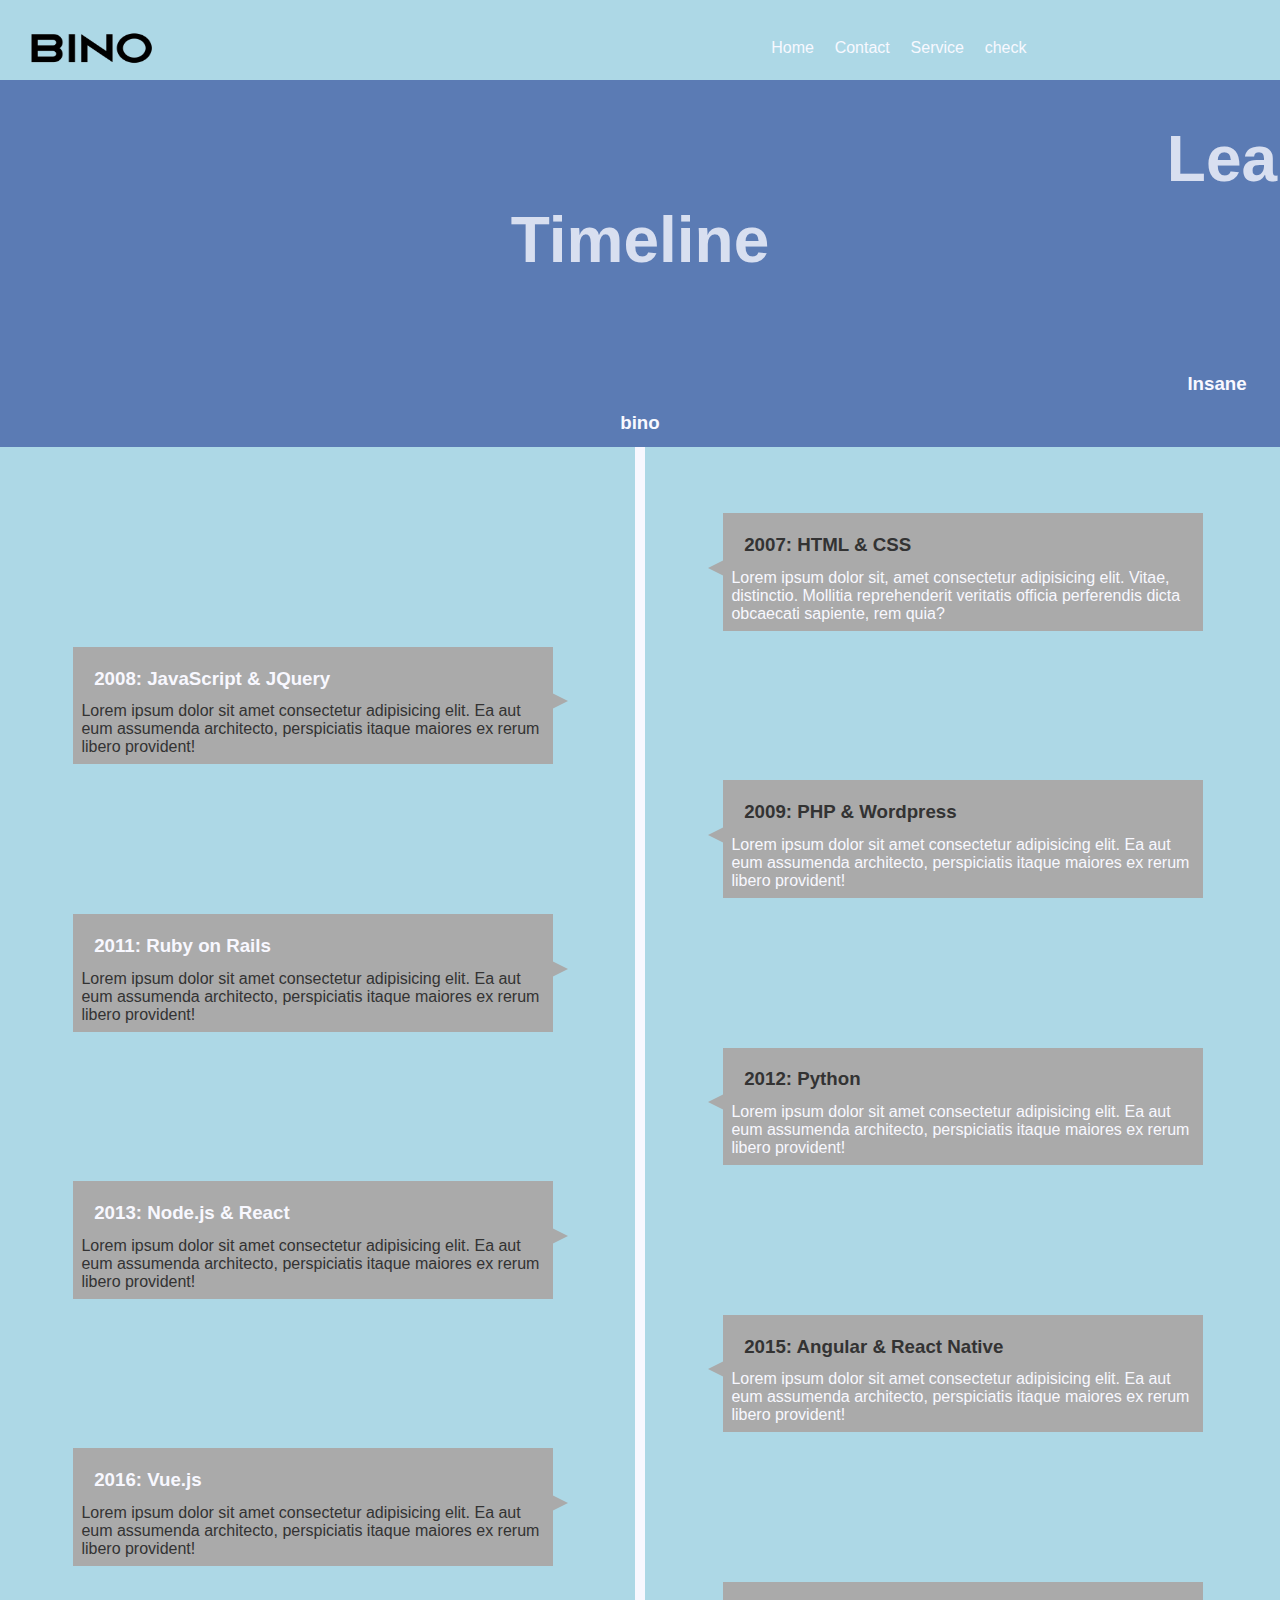
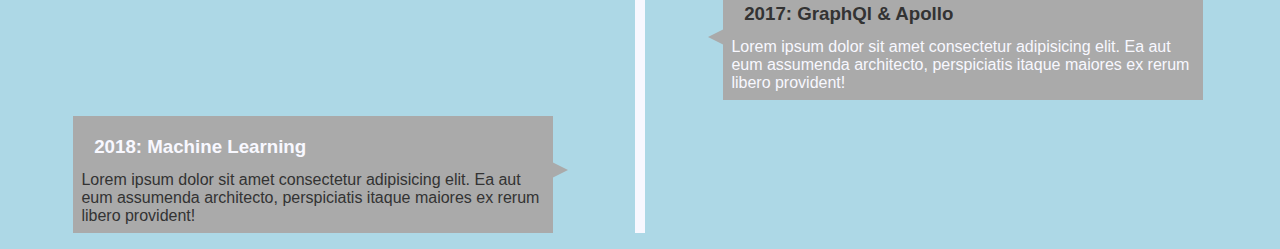
<file: learing_line/index.html>
<!DOCTYPE html>
<html lang="en">
  <head>
    <meta charset="UTF-8" />
    <meta name="viewport" content="width=device-width, initial-scale=1.0" />
    <meta http-equiv="X-UA-Compatible" content="ie=edge" />
    <link
      rel="stylesheet"
      href="https://use.fontawesome.com/releases/v5.6.3/css/all.css"
      integrity="sha384-UHRtZLI+pbxtHCWp1t77Bi1L4ZtiqrqD80Kn4Z8NTSRyMA2Fd33n5dQ8lWUE00s/"
      crossorigin="anonymous"
    />
    <link rel="stylesheet" href="css/style.css" />
    <title>Learning Timeline</title>
  </head>
  <body>
    <nav id="navbar">
      <div class="container">
        <img src="img/output-onlinepngtools.png" alt="" class="logo" />
        <ul>
          <li>Home</li>
          <li>Contact</li>
          <li>
            Service
            <ul>
              <li><a href="">Web development</a></li>
              <li><a href="">Pythone</a></li>
              <li><a href="">Machine Learning</a></li>
              <li><a href="">Web development</a></li>
            </ul>
          </li>
          <li>check</li>
        </ul>
      </div>
    </nav>
    <header id="main-header">
      <div class="container">
        <h1><i class="fas fa-brain"></i> Learning Timeline</h1>
        <h3><i class="fas fa-user"></i> Insane bino</h3>
      </div>
    </header>

    <section id="timeline">
      <ul>
        <li>
          <div>
            <h3><i class="fas fa-chevron-right"></i> 2007: HTML & CSS</h3>
            <p>
              Lorem ipsum dolor sit, amet consectetur adipisicing elit. Vitae,
              distinctio. Mollitia reprehenderit veritatis officia perferendis
              dicta obcaecati sapiente, rem quia?
            </p>
          </div>
        </li>
        <li>
          <div>
            <h3>
              <i class="fas fa-chevron-right"></i> 2008: JavaScript & JQuery
            </h3>
            <p>
              Lorem ipsum dolor sit amet consectetur adipisicing elit. Ea aut
              eum assumenda architecto, perspiciatis itaque maiores ex rerum
              libero provident!
            </p>
          </div>
        </li>
        <li>
          <div>
            <h3><i class="fas fa-chevron-right"></i> 2009: PHP & Wordpress</h3>
            <p>
              Lorem ipsum dolor sit amet consectetur adipisicing elit. Ea aut
              eum assumenda architecto, perspiciatis itaque maiores ex rerum
              libero provident!
            </p>
          </div>
        </li>
        <li>
          <div>
            <h3><i class="fas fa-chevron-right"></i> 2011: Ruby on Rails</h3>
            <p>
              Lorem ipsum dolor sit amet consectetur adipisicing elit. Ea aut
              eum assumenda architecto, perspiciatis itaque maiores ex rerum
              libero provident!
            </p>
          </div>
        </li>
        <li>
          <div>
            <h3><i class="fas fa-chevron-right"></i> 2012: Python</h3>
            <p>
              Lorem ipsum dolor sit amet consectetur adipisicing elit. Ea aut
              eum assumenda architecto, perspiciatis itaque maiores ex rerum
              libero provident!
            </p>
          </div>
        </li>
        <li>
          <div>
            <h3><i class="fas fa-chevron-right"></i> 2013: Node.js & React</h3>
            <p>
              Lorem ipsum dolor sit amet consectetur adipisicing elit. Ea aut
              eum assumenda architecto, perspiciatis itaque maiores ex rerum
              libero provident!
            </p>
          </div>
        </li>
        <li>
          <div>
            <h3>
              <i class="fas fa-chevron-right"></i> 2015: Angular & React Native
            </h3>
            <p>
              Lorem ipsum dolor sit amet consectetur adipisicing elit. Ea aut
              eum assumenda architecto, perspiciatis itaque maiores ex rerum
              libero provident!
            </p>
          </div>
        </li>
        <li>
          <div>
            <h3><i class="fas fa-chevron-right"></i> 2016: Vue.js</h3>
            <p>
              Lorem ipsum dolor sit amet consectetur adipisicing elit. Ea aut
              eum assumenda architecto, perspiciatis itaque maiores ex rerum
              libero provident!
            </p>
          </div>
        </li>
        <li>
          <div>
            <h3><i class="fas fa-chevron-right"></i> 2017: GraphQl & Apollo</h3>
            <p>
              Lorem ipsum dolor sit amet consectetur adipisicing elit. Ea aut
              eum assumenda architecto, perspiciatis itaque maiores ex rerum
              libero provident!
            </p>
          </div>
        </li>
        <li>
          <div>
            <h3><i class="fas fa-chevron-right"></i> 2018: Machine Learning</h3>
            <p>
              Lorem ipsum dolor sit amet consectetur adipisicing elit. Ea aut
              eum assumenda architecto, perspiciatis itaque maiores ex rerum
              libero provident!
            </p>
          </div>
        </li>
      </ul>
    </section>
  </body>
</html>
</file>
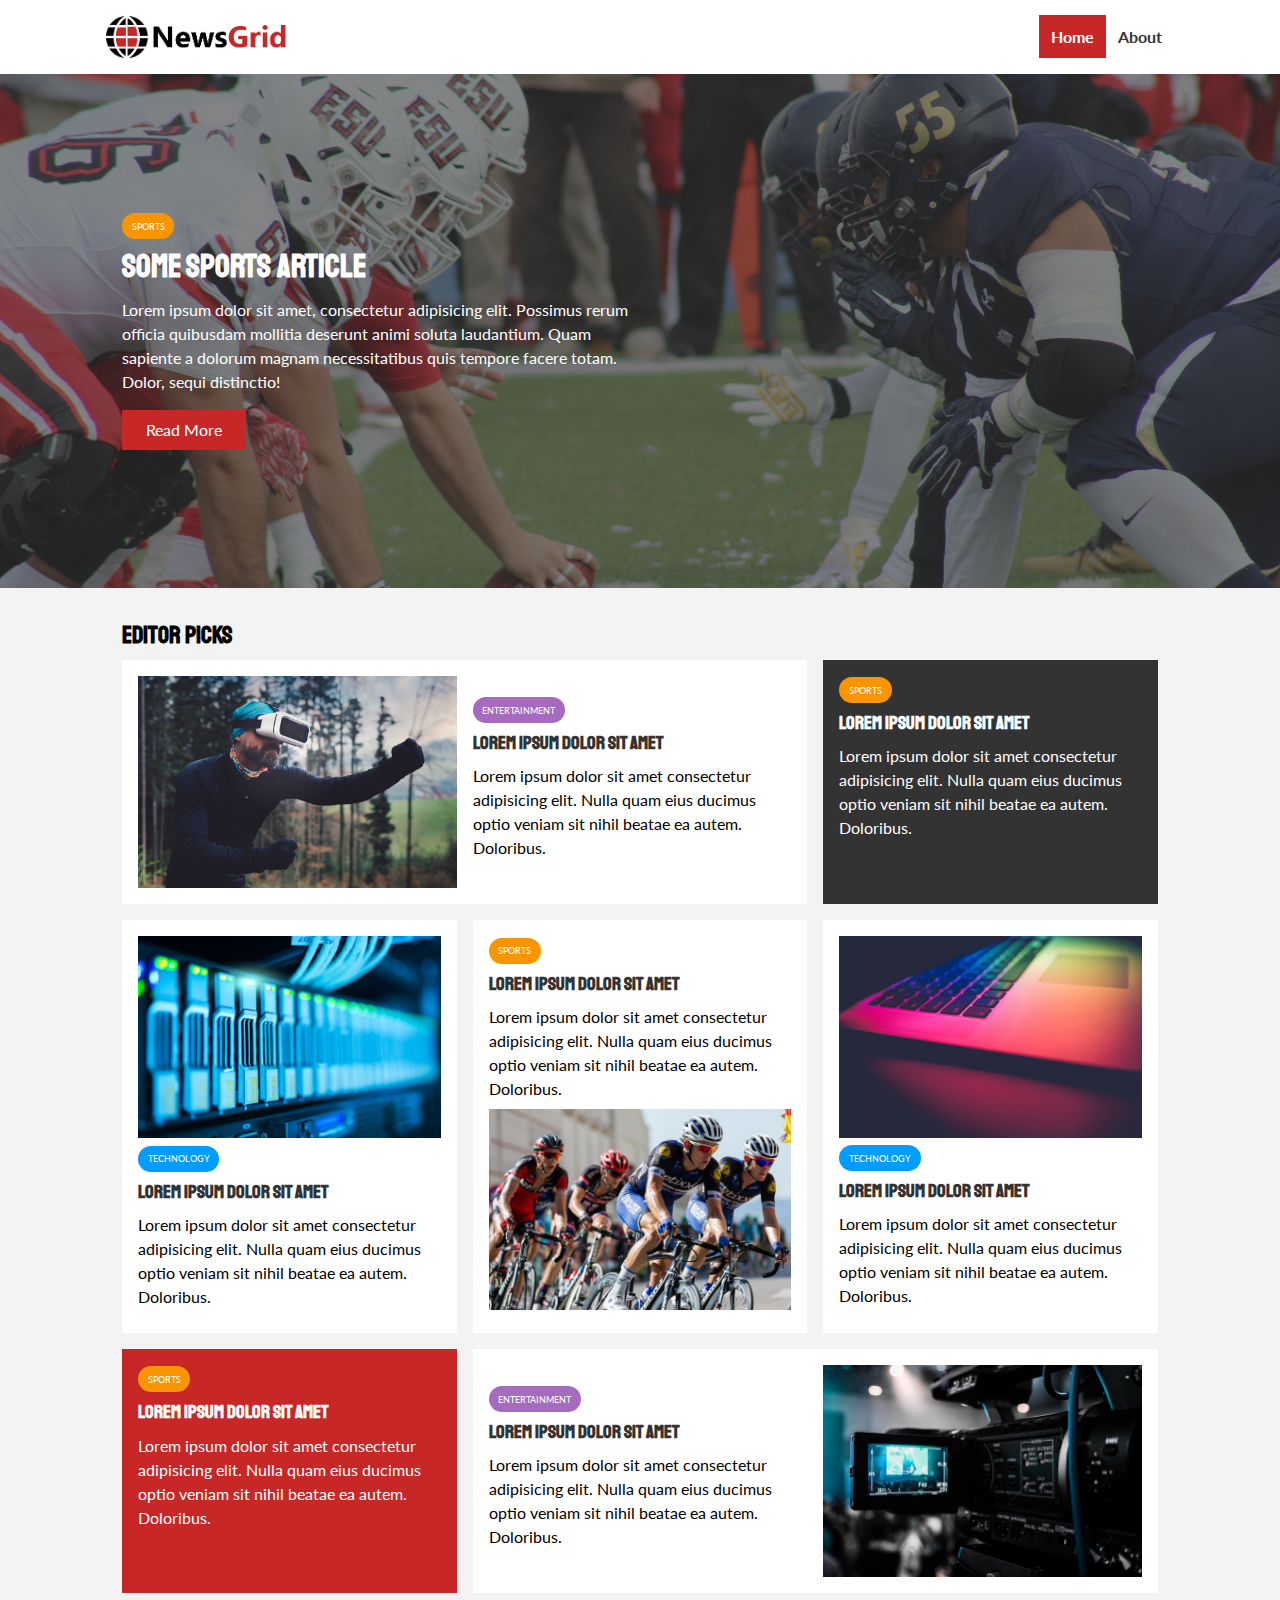
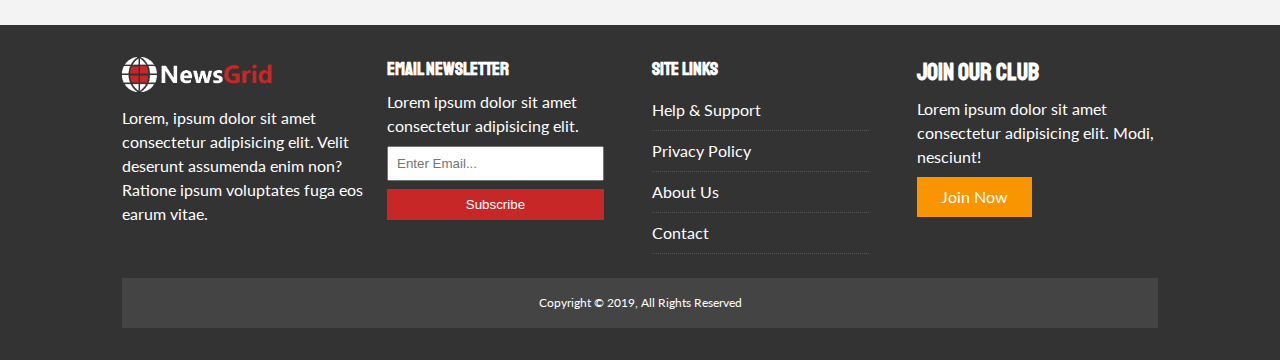
<file: newsgrid/index.html>
<!DOCTYPE html>
<html lang="en">
  <head>
    <meta charset="UTF-8" />
    <meta name="viewport" content="width=device-width, initial-scale=1.0" />
    <meta http-equiv="X-UA-Compatible" content="ie=edge" />
    <link
      rel="stylesheet"
      href="https://use.fontawesome.com/releases/v5.6.3/css/all.css"
      integrity="sha384-UHRtZLI+pbxtHCWp1t77Bi1L4ZtiqrqD80Kn4Z8NTSRyMA2Fd33n5dQ8lWUE00s/"
      crossorigin="anonymous"
    />
    <link
      href="https://fonts.googleapis.com/css?family=Lato|Staatliches"
      rel="stylesheet"
    />
    <link rel="stylesheet" href="css/style.css" />
    <link
      rel="stylesheet"
      media="screen and (max-width: 768px)"
      href="css/mobile.css"
    />
    <link rel="shortcut icon" type="image/x-icon" href="favicon.ico" />
    <title>NewsGrid | Latest News</title>
  </head>
  <body>
    <nav id="main-nav">
      <div class="container">
        <img src="img/logo.png" alt="NewsGrid" class="logo" />
        <div class="social">
          <a href="http://facebook.com" target="_blank"
            ><i class="fab fa-facebook fa-2x"></i
          ></a>
          <a href="http://twitter.com" target="_blank"
            ><i class="fab fa-twitter fa-2x"></i
          ></a>
          <a href="http://instagram.com" target="_blank"
            ><i class="fab fa-instagram fa-2x"></i
          ></a>
          <a href="http://youtube.com" target="_blank"
            ><i class="fab fa-youtube fa-2x"></i
          ></a>
        </div>
        <ul>
          <li><a class="current" href="index.html">Home</a></li>
          <li><a href="about.html">About</a></li>
        </ul>
      </div>
    </nav>

    <!-- Showcase -->
    <header id="showcase">
      <div class="container">
        <div class="showcase-container">
          <div class="showcase-content">
            <div class="category category-sports">Sports</div>
            <h1>Some Sports Article</h1>
            <p>
              Lorem ipsum dolor sit amet, consectetur adipisicing elit. Possimus
              rerum officia quibusdam mollitia deserunt animi soluta laudantium.
              Quam sapiente a dolorum magnam necessitatibus quis tempore facere
              totam. Dolor, sequi distinctio!
            </p>
            <a href="article.html" class="btn btn-primary">Read More</a>
          </div>
        </div>
      </div>
    </header>

    <!-- Home Articles -->
    <section id="home-articles" class="py-2">
      <div class="container">
        <h2>Editor Picks</h2>
        <div class="articles-container">
          <article class="card">
            <img src="img/articles/ent1.jpg" alt="" />
            <div>
              <div class="category category-ent">Entertainment</div>
              <h3>
                <a href="article.html">Lorem ipsum dolor sit amet</a>
              </h3>
              <p>
                Lorem ipsum dolor sit amet consectetur adipisicing elit. Nulla
                quam eius ducimus optio veniam sit nihil beatae ea autem.
                Doloribus.
              </p>
            </div>
          </article>
          <article class="card bg-dark">
            <div class="category category-sports">Sports</div>
            <h3>
              <a href="article.html">Lorem ipsum dolor sit amet</a>
            </h3>
            <p>
              Lorem ipsum dolor sit amet consectetur adipisicing elit. Nulla
              quam eius ducimus optio veniam sit nihil beatae ea autem.
              Doloribus.
            </p>
          </article>
          <article class="card">
            <img src="img/articles/tech1.jpg" alt="" />
            <div class="category category-tech">Technology</div>
            <h3>
              <a href="article.html">Lorem ipsum dolor sit amet</a>
            </h3>
            <p>
              Lorem ipsum dolor sit amet consectetur adipisicing elit. Nulla
              quam eius ducimus optio veniam sit nihil beatae ea autem.
              Doloribus.
            </p>
          </article>
          <article class="card">
            <div class="category category-sports">Sports</div>
            <h3>
              <a href="article.html">Lorem ipsum dolor sit amet</a>
            </h3>
            <p>
              Lorem ipsum dolor sit amet consectetur adipisicing elit. Nulla
              quam eius ducimus optio veniam sit nihil beatae ea autem.
              Doloribus.
            </p>
            <img src="img/articles/sports1.jpg" alt="" />
          </article>
          <article class="card">
            <img src="img/articles/tech2.jpg" alt="" />
            <div class="category category-tech">Technology</div>
            <h3>
              <a href="article.html">Lorem ipsum dolor sit amet</a>
            </h3>
            <p>
              Lorem ipsum dolor sit amet consectetur adipisicing elit. Nulla
              quam eius ducimus optio veniam sit nihil beatae ea autem.
              Doloribus.
            </p>
          </article>
          <article class="card bg-primary">
            <div class="category category-sports">Sports</div>
            <h3>
              <a href="article.html">Lorem ipsum dolor sit amet</a>
            </h3>
            <p>
              Lorem ipsum dolor sit amet consectetur adipisicing elit. Nulla
              quam eius ducimus optio veniam sit nihil beatae ea autem.
              Doloribus.
            </p>
          </article>
          <article class="card">
            <div>
              <div class="category category-ent">Entertainment</div>
              <h3>
                <a href="article.html">Lorem ipsum dolor sit amet</a>
              </h3>
              <p>
                Lorem ipsum dolor sit amet consectetur adipisicing elit. Nulla
                quam eius ducimus optio veniam sit nihil beatae ea autem.
                Doloribus.
              </p>
            </div>
            <img src="img/articles/ent2.jpg" alt="" />
          </article>
        </div>
      </div>
    </section>

    <!-- Footer -->
    <footer id="main-footer" class="py-2">
      <div class="container footer-container">
        <div>
          <img src="img/logo_light.png" alt="NewsGrid" />
          <p>
            Lorem, ipsum dolor sit amet consectetur adipisicing elit. Velit
            deserunt assumenda enim non? Ratione ipsum voluptates fuga eos earum
            vitae.
          </p>
        </div>
        <div>
          <h3>Email Newsletter</h3>
          <p>Lorem ipsum dolor sit amet consectetur adipisicing elit.</p>
          <form>
            <input type="email" placeholder="Enter Email..." />
            <input type="submit" value="Subscribe" class="btn btn-primary" />
          </form>
        </div>
        <div>
          <h3>Site Links</h3>
          <ul class="list">
            <li><a href="#">Help & Support</a></li>
            <li><a href="#">Privacy Policy</a></li>
            <li><a href="#">About Us</a></li>
            <li><a href="#">Contact</a></li>
          </ul>
        </div>
        <div>
          <h2>Join Our Club</h2>
          <p>
            Lorem ipsum dolor sit amet consectetur adipisicing elit. Modi,
            nesciunt!
          </p>
          <a href="#" class="btn btn-secondary">Join Now</a>
        </div>
        <div>
          <p>Copyright &copy; 2019, All Rights Reserved</p>
        </div>
      </div>
    </footer>
  </body>
</html>
</file>
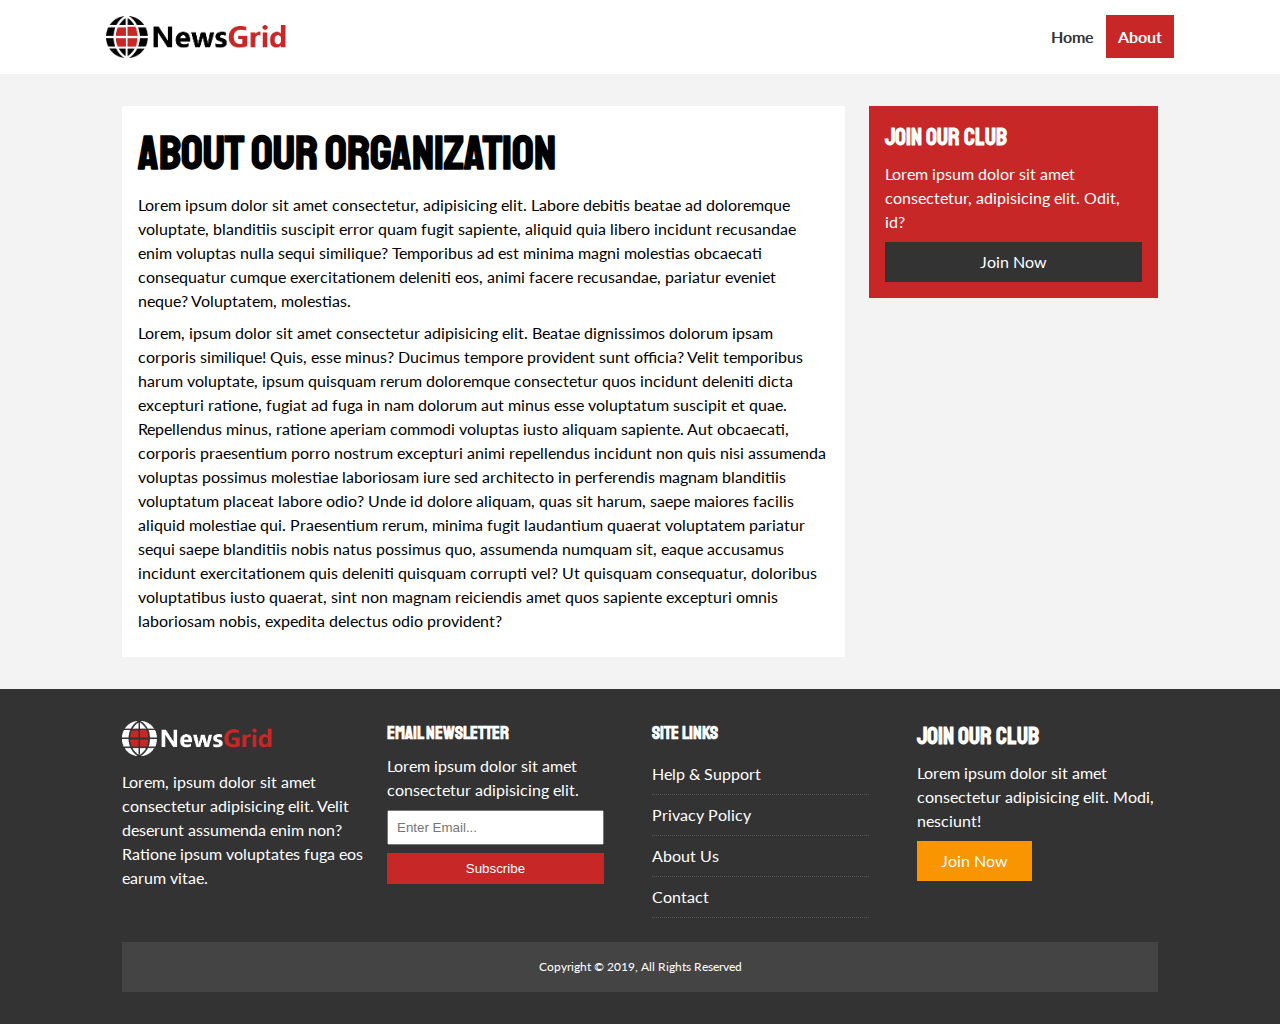
<file: newsgrid/about.html>
<!DOCTYPE html>
<html lang="en">
  <head>
    <meta charset="UTF-8" />
    <meta name="viewport" content="width=device-width, initial-scale=1.0" />
    <meta http-equiv="X-UA-Compatible" content="ie=edge" />
    <link
      rel="stylesheet"
      href="https://use.fontawesome.com/releases/v5.6.3/css/all.css"
      integrity="sha384-UHRtZLI+pbxtHCWp1t77Bi1L4ZtiqrqD80Kn4Z8NTSRyMA2Fd33n5dQ8lWUE00s/"
      crossorigin="anonymous"
    />
    <link
      href="https://fonts.googleapis.com/css?family=Lato|Staatliches"
      rel="stylesheet"
    />
    <link rel="stylesheet" href="css/style.css" />
    <link
      rel="stylesheet"
      media="screen and (max-width: 768px)"
      href="css/mobile.css"
    />
    <link rel="shortcut icon" type="image/x-icon" href="favicon.ico" />
    <title>NewsGrid | About</title>
  </head>
  <body>
    <nav id="main-nav">
      <div class="container">
        <img src="img/logo.png" alt="NewsGrid" class="logo" />
        <div class="social">
          <a href="http://facebook.com" target="_blank"
            ><i class="fab fa-facebook fa-2x"></i
          ></a>
          <a href="http://twitter.com" target="_blank"
            ><i class="fab fa-twitter fa-2x"></i
          ></a>
          <a href="http://instagram.com" target="_blank"
            ><i class="fab fa-instagram fa-2x"></i
          ></a>
          <a href="http://youtube.com" target="_blank"
            ><i class="fab fa-youtube fa-2x"></i
          ></a>
        </div>
        <ul>
          <li><a href="index.html">Home</a></li>
          <li><a class="current" href="about.html">About</a></li>
        </ul>
      </div>
    </nav>

    <section id="about">
      <div class="container">
        <div class="page-container">
          <article class="card">
            <h1 class="l-heading">About Our Organization</h1>
            <p>
              Lorem ipsum dolor sit amet consectetur, adipisicing elit. Labore
              debitis beatae ad doloremque voluptate, blanditiis suscipit error
              quam fugit sapiente, aliquid quia libero incidunt recusandae enim
              voluptas nulla sequi similique? Temporibus ad est minima magni
              molestias obcaecati consequatur cumque exercitationem deleniti
              eos, animi facere recusandae, pariatur eveniet neque? Voluptatem,
              molestias.
            </p>
            <p>
              Lorem, ipsum dolor sit amet consectetur adipisicing elit. Beatae
              dignissimos dolorum ipsam corporis similique! Quis, esse minus?
              Ducimus tempore provident sunt officia? Velit temporibus harum
              voluptate, ipsum quisquam rerum doloremque consectetur quos
              incidunt deleniti dicta excepturi ratione, fugiat ad fuga in nam
              dolorum aut minus esse voluptatum suscipit et quae. Repellendus
              minus, ratione aperiam commodi voluptas iusto aliquam sapiente.
              Aut obcaecati, corporis praesentium porro nostrum excepturi animi
              repellendus incidunt non quis nisi assumenda voluptas possimus
              molestiae laboriosam iure sed architecto in perferendis magnam
              blanditiis voluptatum placeat labore odio? Unde id dolore aliquam,
              quas sit harum, saepe maiores facilis aliquid molestiae qui.
              Praesentium rerum, minima fugit laudantium quaerat voluptatem
              pariatur sequi saepe blanditiis nobis natus possimus quo,
              assumenda numquam sit, eaque accusamus incidunt exercitationem
              quis deleniti quisquam corrupti vel? Ut quisquam consequatur,
              doloribus voluptatibus iusto quaerat, sint non magnam reiciendis
              amet quos sapiente excepturi omnis laboriosam nobis, expedita
              delectus odio provident?
            </p>
          </article>
          <aside class="card bg-primary">
            <h2>Join Our Club</h2>
            <p>
              Lorem ipsum dolor sit amet consectetur, adipisicing elit. Odit,
              id?
            </p>
            <a href="#" class="btn btn-dark btn-block">Join Now</a>
          </aside>
        </div>
      </div>
    </section>

    <!-- Footer -->
    <footer id="main-footer" class="py-2">
      <div class="container footer-container">
        <div>
          <img src="img/logo_light.png" alt="NewsGrid" />
          <p>
            Lorem, ipsum dolor sit amet consectetur adipisicing elit. Velit
            deserunt assumenda enim non? Ratione ipsum voluptates fuga eos earum
            vitae.
          </p>
        </div>
        <div>
          <h3>Email Newsletter</h3>
          <p>Lorem ipsum dolor sit amet consectetur adipisicing elit.</p>
          <form>
            <input type="email" placeholder="Enter Email..." />
            <input type="submit" value="Subscribe" class="btn btn-primary" />
          </form>
        </div>
        <div>
          <h3>Site Links</h3>
          <ul class="list">
            <li><a href="#">Help & Support</a></li>
            <li><a href="#">Privacy Policy</a></li>
            <li><a href="#">About Us</a></li>
            <li><a href="#">Contact</a></li>
          </ul>
        </div>
        <div>
          <h2>Join Our Club</h2>
          <p>
            Lorem ipsum dolor sit amet consectetur adipisicing elit. Modi,
            nesciunt!
          </p>
          <a href="#" class="btn btn-secondary">Join Now</a>
        </div>
        <div>
          <p>Copyright &copy; 2019, All Rights Reserved</p>
        </div>
      </div>
    </footer>
  </body>
</html>
</file>
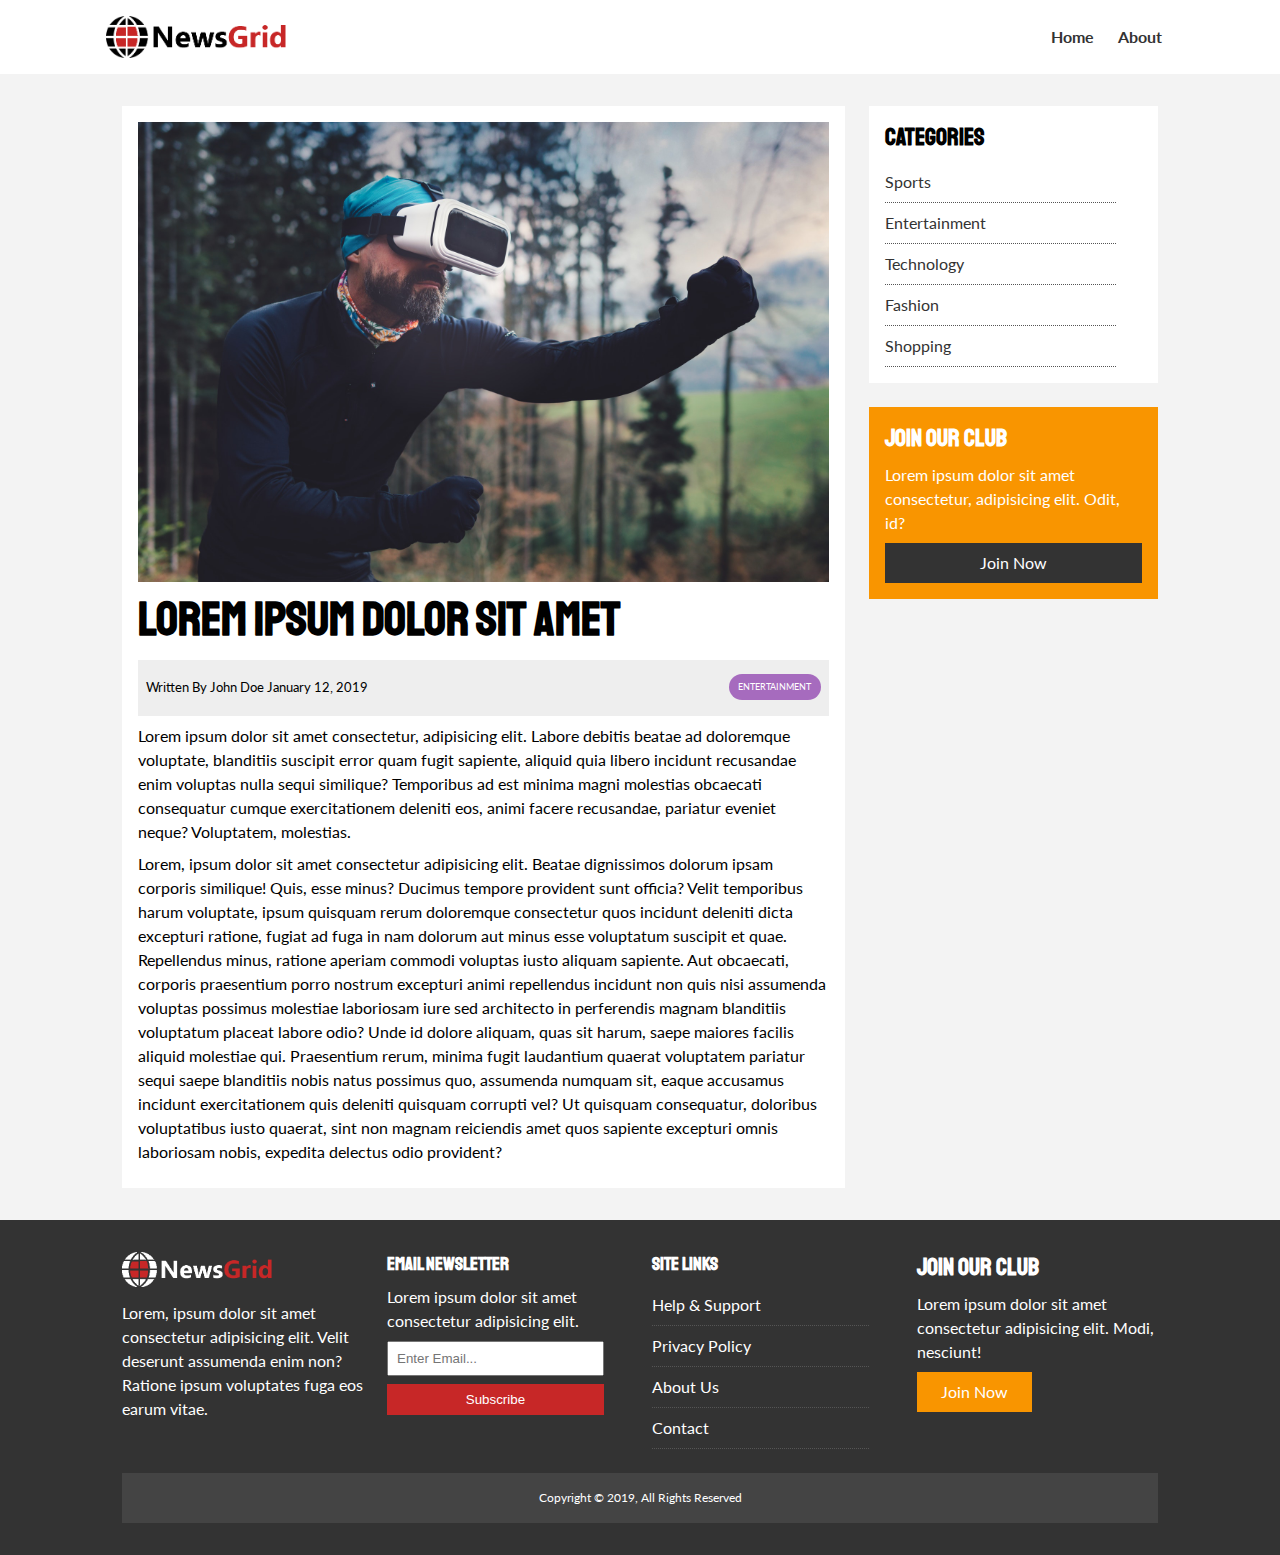
<file: newsgrid/article.html>
<!DOCTYPE html>
<html lang="en">
  <head>
    <meta charset="UTF-8" />
    <meta name="viewport" content="width=device-width, initial-scale=1.0" />
    <meta http-equiv="X-UA-Compatible" content="ie=edge" />
    <link
      rel="stylesheet"
      href="https://use.fontawesome.com/releases/v5.6.3/css/all.css"
      integrity="sha384-UHRtZLI+pbxtHCWp1t77Bi1L4ZtiqrqD80Kn4Z8NTSRyMA2Fd33n5dQ8lWUE00s/"
      crossorigin="anonymous"
    />
    <link
      href="https://fonts.googleapis.com/css?family=Lato|Staatliches"
      rel="stylesheet"
    />
    <link rel="stylesheet" href="css/style.css" />
    <link
      rel="stylesheet"
      media="screen and (max-width: 768px)"
      href="css/mobile.css"
    />
    <link rel="shortcut icon" type="image/x-icon" href="favicon.ico" />
    <title>NewsGrid | Latest News</title>
  </head>
  <body>
    <nav id="main-nav">
      <div class="container">
        <img src="img/logo.png" alt="NewsGrid" class="logo" />
        <div class="social">
          <a href="http://facebook.com" target="_blank"
            ><i class="fab fa-facebook fa-2x"></i
          ></a>
          <a href="http://twitter.com" target="_blank"
            ><i class="fab fa-twitter fa-2x"></i
          ></a>
          <a href="http://instagram.com" target="_blank"
            ><i class="fab fa-instagram fa-2x"></i
          ></a>
          <a href="http://youtube.com" target="_blank"
            ><i class="fab fa-youtube fa-2x"></i
          ></a>
        </div>
        <ul>
          <li><a href="index.html">Home</a></li>
          <li><a href="about.html">About</a></li>
        </ul>
      </div>
    </nav>

    <section id="article">
      <div class="container">
        <div class="page-container">
          <article class="card">
            <img src="img/articles/ent1.jpg" alt="" />
            <h1 class="l-heading">Lorem ipsum dolor sit amet</h1>
            <div class="meta">
              <small>
                <i class="fas fa-user"></i> Written By John Doe January 12, 2019
              </small>
              <div class="category category-ent">Entertainment</div>
            </div>
            <p>
              Lorem ipsum dolor sit amet consectetur, adipisicing elit. Labore
              debitis beatae ad doloremque voluptate, blanditiis suscipit error
              quam fugit sapiente, aliquid quia libero incidunt recusandae enim
              voluptas nulla sequi similique? Temporibus ad est minima magni
              molestias obcaecati consequatur cumque exercitationem deleniti
              eos, animi facere recusandae, pariatur eveniet neque? Voluptatem,
              molestias.
            </p>
            <p>
              Lorem, ipsum dolor sit amet consectetur adipisicing elit. Beatae
              dignissimos dolorum ipsam corporis similique! Quis, esse minus?
              Ducimus tempore provident sunt officia? Velit temporibus harum
              voluptate, ipsum quisquam rerum doloremque consectetur quos
              incidunt deleniti dicta excepturi ratione, fugiat ad fuga in nam
              dolorum aut minus esse voluptatum suscipit et quae. Repellendus
              minus, ratione aperiam commodi voluptas iusto aliquam sapiente.
              Aut obcaecati, corporis praesentium porro nostrum excepturi animi
              repellendus incidunt non quis nisi assumenda voluptas possimus
              molestiae laboriosam iure sed architecto in perferendis magnam
              blanditiis voluptatum placeat labore odio? Unde id dolore aliquam,
              quas sit harum, saepe maiores facilis aliquid molestiae qui.
              Praesentium rerum, minima fugit laudantium quaerat voluptatem
              pariatur sequi saepe blanditiis nobis natus possimus quo,
              assumenda numquam sit, eaque accusamus incidunt exercitationem
              quis deleniti quisquam corrupti vel? Ut quisquam consequatur,
              doloribus voluptatibus iusto quaerat, sint non magnam reiciendis
              amet quos sapiente excepturi omnis laboriosam nobis, expedita
              delectus odio provident?
            </p>
          </article>

          <aside id="categories" class="card">
            <h2>Categories</h2>
            <ul class="list">
              <li>
                <a href="#"><i class="fas fa-chevron-right"></i> Sports</a>
              </li>
              <li>
                <a href="#"
                  ><i class="fas fa-chevron-right"></i> Entertainment</a
                >
              </li>
              <li>
                <a href="#"><i class="fas fa-chevron-right"></i> Technology</a>
              </li>
              <li>
                <a href="#"><i class="fas fa-chevron-right"></i> Fashion</a>
              </li>
              <li>
                <a href="#"><i class="fas fa-chevron-right"></i> Shopping</a>
              </li>
            </ul>
          </aside>

          <aside class="card bg-secondary">
            <h2>Join Our Club</h2>
            <p>
              Lorem ipsum dolor sit amet consectetur, adipisicing elit. Odit,
              id?
            </p>
            <a href="#" class="btn btn-dark btn-block">Join Now</a>
          </aside>
        </div>
      </div>
    </section>

    <!-- Footer -->
    <footer id="main-footer" class="py-2">
      <div class="container footer-container">
        <div>
          <img src="img/logo_light.png" alt="NewsGrid" />
          <p>
            Lorem, ipsum dolor sit amet consectetur adipisicing elit. Velit
            deserunt assumenda enim non? Ratione ipsum voluptates fuga eos earum
            vitae.
          </p>
        </div>
        <div>
          <h3>Email Newsletter</h3>
          <p>Lorem ipsum dolor sit amet consectetur adipisicing elit.</p>
          <form>
            <input type="email" placeholder="Enter Email..." />
            <input type="submit" value="Subscribe" class="btn btn-primary" />
          </form>
        </div>
        <div>
          <h3>Site Links</h3>
          <ul class="list">
            <li><a href="#">Help & Support</a></li>
            <li><a href="#">Privacy Policy</a></li>
            <li><a href="#">About Us</a></li>
            <li><a href="#">Contact</a></li>
          </ul>
        </div>
        <div>
          <h2>Join Our Club</h2>
          <p>
            Lorem ipsum dolor sit amet consectetur adipisicing elit. Modi,
            nesciunt!
          </p>
          <a href="#" class="btn btn-secondary">Join Now</a>
        </div>
        <div>
          <p>Copyright &copy; 2019, All Rights Reserved</p>
        </div>
      </div>
    </footer>
  </body>
</html>
</file>
<file: learing_line/css/style.css>
:root{
    --secondary-color:#aaaaaa;
}
*{
    margin: 0;
    padding: 0;
    box-sizing: border-box;
}
body{
    background-color: #333333;
    font-family: Arial, Helvetica, sans-serif;
    color: ghostwhite;
}
.logo{
    width: 20%;
    height: inherit;
    align-self: center;
}
h1,h2,h3,h4{
    text-align: center;
    padding: 0.8rem;
}
li{
    padding: 0.5rem 0rem;
    padding-right: 0.5rem;
    list-style: none;
    margin: 0.5rem 0.4rem;
    align-self: center;
    position: relative;
}
a{
    text-decoration: none;
    color: ghostwhite;
    padding: 0rem 0.6rem;
    
}

/* navbar */
#navbar{
    height: 4rem;
}
#navbar .container{
    display: grid;
    grid-template-columns: 3fr 2fr;
    padding: 0rem 1rem;
    height: 6rem;
}
#navbar ul{
    display: flex;
}
#navbar ul li{
    display: inline-block;
    position: relative;
}
#navbar li:hover{
    background-color: sandybrown;
    border-radius: 0.5rem;
}
/* Hide nested ul by default */
#navbar ul li ul {
    display: none;
}
/* Nested dropdown show */
#navbar ul li:hover ul {
    display: block;
    position: absolute;
    width: 200px;
    background: sandybrown;
    z-index: 1;
}
#navbar ul li:hover ul li {
    display: block;
}
#navbar ul li:hover ul li a:hover{
    border-radius: 0;
    padding: 0rem 0.3rem;
}
/* header */
#main-header{
    max-width: 100vw;
}
#main-header .container{
    margin-top: 1rem;
    background-color: #5b7bb4;
}
#main-header .container h1{
    font-size: 4rem;
    opacity: 0.8;
    height: fit-content;
}
#main-header .container .fas{
    color: #333333;
    font-size: 6rem;
    margin: 0rem 46%;   
}
/* timeline */
#timeline h3 ,#timeline p{
    color: #333333;
    text-align: left;
}
/* line */
#timeline ul{
    margin: 0 auto;
    background-color: ghostwhite;
    width: 10px;
    padding-top: 50px;
}
/* remove the default */
#timeline li{
    padding: 0;
    position: relative;
    bottom: 0;
    transition: all 0.5s ease-in-out;
    /* visibility: hidden; */
    /* opacity: 0; */
}
/* box */
#timeline div{
    width: 30rem;
    max-width: 80vw;
    text-align: left;
    font-family: 'Gill Sans', 'Gill Sans MT', Calibri, 'Trebuchet MS', sans-serif;
    background-color: #aaaaaa;
    margin: 1rem 2rem;
    padding: 0.5rem;
}
#timeline ul li:nth-child(odd) p, #timeline ul li:nth-child(even) h3{
    color: ghostwhite;
}
/* Right Side */
#timeline ul li:nth-child(odd) div {
    left: 100px;
    transform: translate(50px, 0);
}
/* Left Side */
#timeline ul li:nth-child(even) div {
    left: -434px;
    transform: translate(-600px, 0);
}
/* Arrows Base */
#timeline div:before {
    content: '';
    position: absolute;
    bottom: 55px;
    width: 0;
    height: 0;
    border-style: solid;
}
  /* Right Side Arrows */
#timeline ul li:nth-child(odd) div:before {
    left: -15px;
    border-width: 8px 16px 8px 0;
    border-color: transparent var(--secondary-color) transparent transparent;
}
  
  /* Left Side Arrows */
#timeline ul li:nth-child(even) div:before {
    right: -15px;
    border-width: 8px 0 8px 16px;
    border-color: transparent transparent transparent var(--secondary-color);
}
@media only screen and (max-width: 600px),(max-height: 500px) {
    h1,h2,h3{
        text-align: left;
    }
    .fas{
        display: none;
    }
    .logo{
        display: none;
    }
    #main-header h3{
        padding-left: 4rem;
    }
    #timeline ul{
        margin: 0 2rem;
    }
    /* Left Side */
    #timeline ul li:nth-child(even) div {
        /* display: none; */
        left: 100px;
        transform: translate(-20px, 0);
    }
    #timeline ul li:nth-child(odd) div {
        /* display: none; */
        left: 100px;
        transform: translate(-20px, 0);
    }
    #timeline ul li:nth-child(even) div:before {
        left: -15px;
        border-width: 8px 16px 8px 0;
        border-color: transparent var(--secondary-color) transparent transparent;
    }
  }
  @media only screen and (orientation: landscape) {
    body {
      background-color: lightblue;
    }
}
</file>
<file: newsgrid/css/style.css>
:root {
  --primary-color: #c72727;
  --secondary-color: #f99500;
  --light-color: #f3f3f3;
  --dark-color: #333;
  --max-width: 1100px;
}

.category {
  --sports-color: #f99500;
  --ent-color: #a66bbe;
  --tech-color: #009cff;
}

* {
  margin: 0;
  padding: 0;
  box-sizing: border-box;
}

body {
  font-family: 'Lato', sans-serif;
  line-height: 1.5;
  background: var(--light-color);
}

a {
  color: #333;
  text-decoration: none;
}

ul {
  list-style: none;
}

p {
  margin: .5rem 0;
}

img {
  width: 100%;
}

h1, h2, h3, h4, h5, h6 {
  font-family: 'Staatliches', cursive;
  margin-bottom: .55rem;
  line-height: 1.3;
}

/* Utility */
.container {
  max-width: var(--max-width);
  margin: auto;
  padding: 0 2rem;
  overflow: hidden;
}

.category {
  display: inline-block;
  color: #fff;
  font-size: 0.55rem;
  text-transform: uppercase;
  padding: 0.4rem 0.6rem;
  border-radius: 15px;
  margin-bottom: 0.5rem;
}

.category-sports { background: var(--sports-color) }
.category-ent { background: var(--ent-color) }
.category-tech { background: var(--tech-color) }

.btn {
  display: inline-block;
  border: none;
  background: var(--dark-color);
  color: #fff;
  padding: 0.5rem 1.5rem;
}

.btn-light { background: var(--light-color) }
.btn-primary { background: var(--primary-color) }
.btn-secondary { background: var(--secondary-color) }

.btn-block {
  display: block;
  width: 100%;
  text-align: center;
}

.btn:hover {
  opacity: 0.9;
}

.card {
  background: #fff;
  padding: 1rem;
}

.bg-dark {
  background: var(--dark-color);
  color: #fff;
}

.bg-primary {
  background: var(--primary-color);
  color: #fff;
}

.bg-secondary {
  background: var(--secondary-color);
  color: #fff;
}

.bg-dark h1,
.bg-dark h2,
.bg-dark h3,
.bg-dark a,
.bg-primary h1,
.bg-primary h2,
.bg-primary h3,
.bg-primary a,
.bg-secondary h1,
.bg-secondary h2,
.bg-secondary h3,
.bg-secondary a {
  color: #fff;
}

.py-1 { padding: 1.5rem 0 }
.py-2 { padding: 2rem 0 }
.py-3 { padding: 3rem 0 }
.p-1 { padding: 1.5rem }
.p-2 { padding: 2rem }
.p-3 { padding: 3rem }

.l-heading {
  font-size: 3rem;
}

.list li {
  padding: .5rem 0;
  border-bottom: #555 dotted 1px;
  width: 90%;
}

.list li a:hover {
  color: var(--primary-color) !important;
}

/* Inner page grid container */
.page-container {
  display: grid;
  grid-template-columns: 5fr 2fr;
  margin: 2rem 0;
  grid-gap: 1.5rem;
}

.page-container > *:first-child {
  grid-row: 1 / span 3;
}

/* Navigation */
#main-nav {
  background: #fff;
  position: sticky;
  top: 0;
  z-index: 2;
}

#main-nav .container {
  display: grid;
  grid-template-columns: 6fr 3fr 2fr;
  padding: 1rem;
  align-items: center;
}

#main-nav .logo {
  width: 180px;
}

#main-nav ul {
  justify-self: end;
  display: flex;
}

#main-nav ul li a {
  padding: 0.75rem;
  font-weight: bold;
}

#main-nav ul li a.current {
  background: var(--primary-color);
  color: #fff;
}

#main-nav ul li a:hover {
  background: var(--light-color);
  color: var(--dark-color);
}

#main-nav .social {
  justify-self: center;
}

#main-nav .social i {
  color: #777;
  margin-right: .5rem;
}

/* Showcase */
#showcase {
  color: #fff;
  background: #333;
  padding: 2rem;
  position: relative;
}

#showcase:before {
  content: '';
  background: url('../img/featured.jpg') no-repeat center center/cover;
  position: absolute;
  top: 0;
  left: 0;
  width: 100%;
  height: 100%;
  opacity: 0.4;
}

#showcase .showcase-container {
  display: grid;
  grid-template-columns: repeat(2, 1fr);
  justify-content: center;
  align-items: center;
  height: 50vh;
}

#showcase .showcase-content {
  z-index: 1;
}

#showcase .showcase-content p {
  margin-bottom: 1rem;
}

/* Home Articles */
#home-articles .articles-container {
  display: grid;
  grid-template-columns: repeat(3, 1fr);
  grid-gap: 1rem;
}

#home-articles .articles-container > *:first-child,
#home-articles .articles-container > *:last-child {
  display: grid;
  grid-template-columns: repeat(2, 1fr);
  grid-gap: 1rem;
  align-items: center;
  grid-column: 1 / span 2;
}

#home-articles .articles-container > *:last-child {
  grid-column: 2 / span 2;
}

#article .meta {
  display: flex;
  justify-content: space-between;
  align-items: center;
  background: #eee;
  padding: 0.5rem;
}

#article .meta .category {
  margin-top: 0.4rem;
}

/* Footer */
#main-footer {
  background: var(--dark-color);
  color: #fff;
}

#main-footer img {
  width: 150px;
}

#main-footer a {
  color: #fff;
}

#main-footer .footer-container {
  display: grid;
  grid-template-columns: repeat(4, 1fr);
  grid-gap: 1.5rem;
}

#main-footer .footer-container > *:last-child {
  background: #444;
  grid-column: 1 / span 4;
  padding: .5rem;
  text-align: center;
  font-size: 0.75rem;
}

#main-footer .footer-container input[type='email'] {
  width: 90%;
  padding: 0.5rem;
  margin-bottom: 0.5rem;
}

#main-footer .footer-container input[type='submit'] {
  width: 90%;
}
</file>
<file: newsgrid/css/mobile.css>
/* Navigation */
#main-nav .social {
  display: none;
}

#main-nav .container {
  grid-template-columns: 1fr;
  grid-gap: 1.2rem;
}

#main-nav ul,
#main-nav .logo {
  justify-self: center;
}

#main-nav ul li a {
  padding: 0.50rem;
}

#home-articles .articles-container {
  grid-template-columns: repeat(2, 1fr);
}

#home-articles .articles-container > *:first-child,
#home-articles .articles-container > *:last-child {
  grid-template-columns: 1fr;
  grid-column: 1;
}

@media(max-width: 600px) {
  /* Stack Grid Items */
  #showcase .showcase-container,
  #home-articles .articles-container,
  #main-footer .footer-container {
    grid-template-columns: 1fr;
  }

  #main-footer .footer-container > *:last-child {
    grid-column: 1;
  }

  #main-footer .footer-container > *:first-child,
  #main-footer .footer-container > *:nth-child(2){
    border-bottom: #444 dotted 1px;
    padding-bottom: 1rem;
  }

  .page-container {
    grid-template-columns: 1fr;
    text-align: center;
  }

  .page-container > *:first-child {
    grid-row: 1;
  }

  .l-heading {
    font-size: 2rem;
  }
}
</file>
